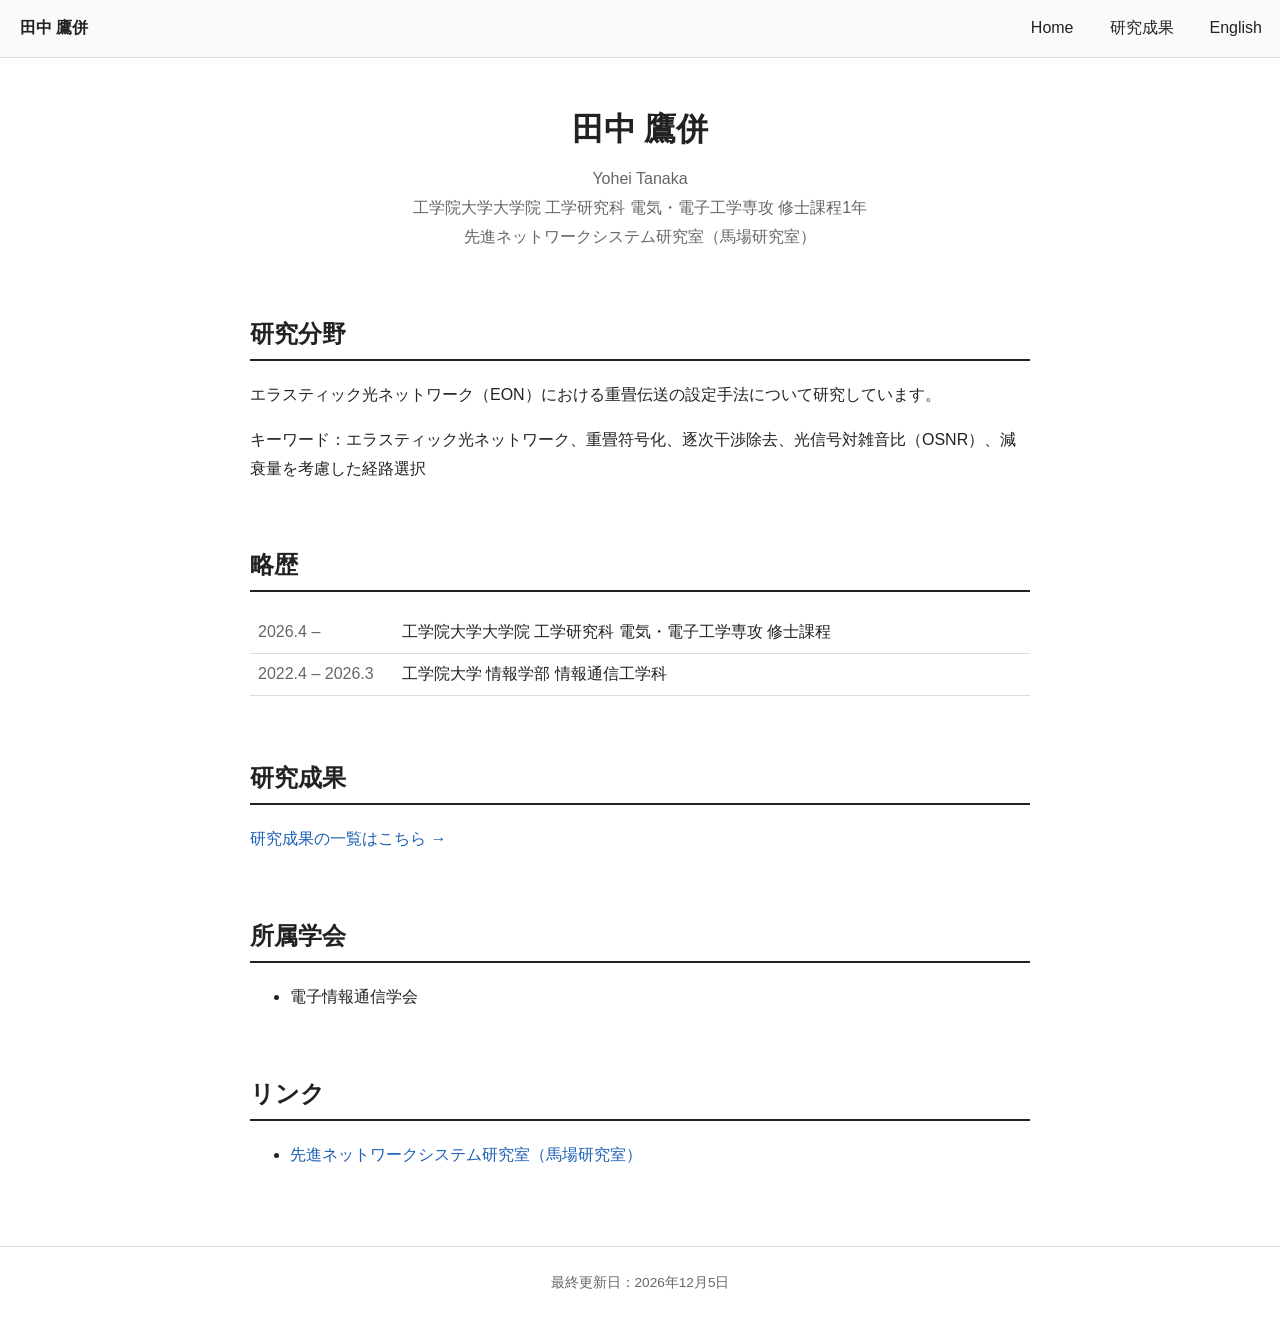
<file: index.html>
<!DOCTYPE html>
<html lang="ja">
<head>
  <meta charset="UTF-8">
  <meta name="viewport" content="width=device-width, initial-scale=1.0">
  <title>田中 鷹併</title>
  <link rel="stylesheet" href="style.css">
</head>
<body>

<header class="header">
  <a class="site-name" href="index.html">田中 鷹併</a>
  <input type="checkbox" class="menu-btn" id="menu-btn">
  <label for="menu-btn" class="menu-icon"><span class="navicon"></span></label>
  <ul class="menu">
    <li><a href="index.html">Home</a></li>
    <li><a href="achievements.html">研究成果</a></li>
    <li><a href="en_index.html">English</a></li>
  </ul>
</header>

<main>
  <div class="profile">
    <!-- <img src="photo.jpg" alt="田中 鷹併"> -->
    <h1>田中 鷹併</h1>
    <p class="subtitle">Yohei Tanaka<br>工学院大学大学院 工学研究科 電気・電子工学専攻 修士課程1年<br>先進ネットワークシステム研究室（馬場研究室）</p>
  </div>

  <h2>研究分野</h2>
  <p>エラスティック光ネットワーク（EON）における重畳伝送の設定手法について研究しています。</p>
  <p>キーワード：エラスティック光ネットワーク、重畳符号化、逐次干渉除去、光信号対雑音比（OSNR）、減衰量を考慮した経路選択</p>

  <h2>略歴</h2>
  <table class="timeline">
    <tr><td>2026.4 –</td><td>工学院大学大学院 工学研究科 電気・電子工学専攻 修士課程</td></tr>
    <tr><td>2022.4 – 2026.3</td><td>工学院大学 情報学部 情報通信工学科</td></tr>
  </table>

  <h2>研究成果</h2>
  <p><a href="achievements.html">研究成果の一覧はこちら →</a></p>

  <h2>所属学会</h2>
  <ul>
    <li>電子情報通信学会</li>
  </ul>

  <h2>リンク</h2>
  <ul>
    <li><a href="http://ans.cc.kogakuin.ac.jp/">先進ネットワークシステム研究室（馬場研究室）</a></li>
  </ul>
</main>

<script src="footer.js"></script>
</body>
</html>
</file>
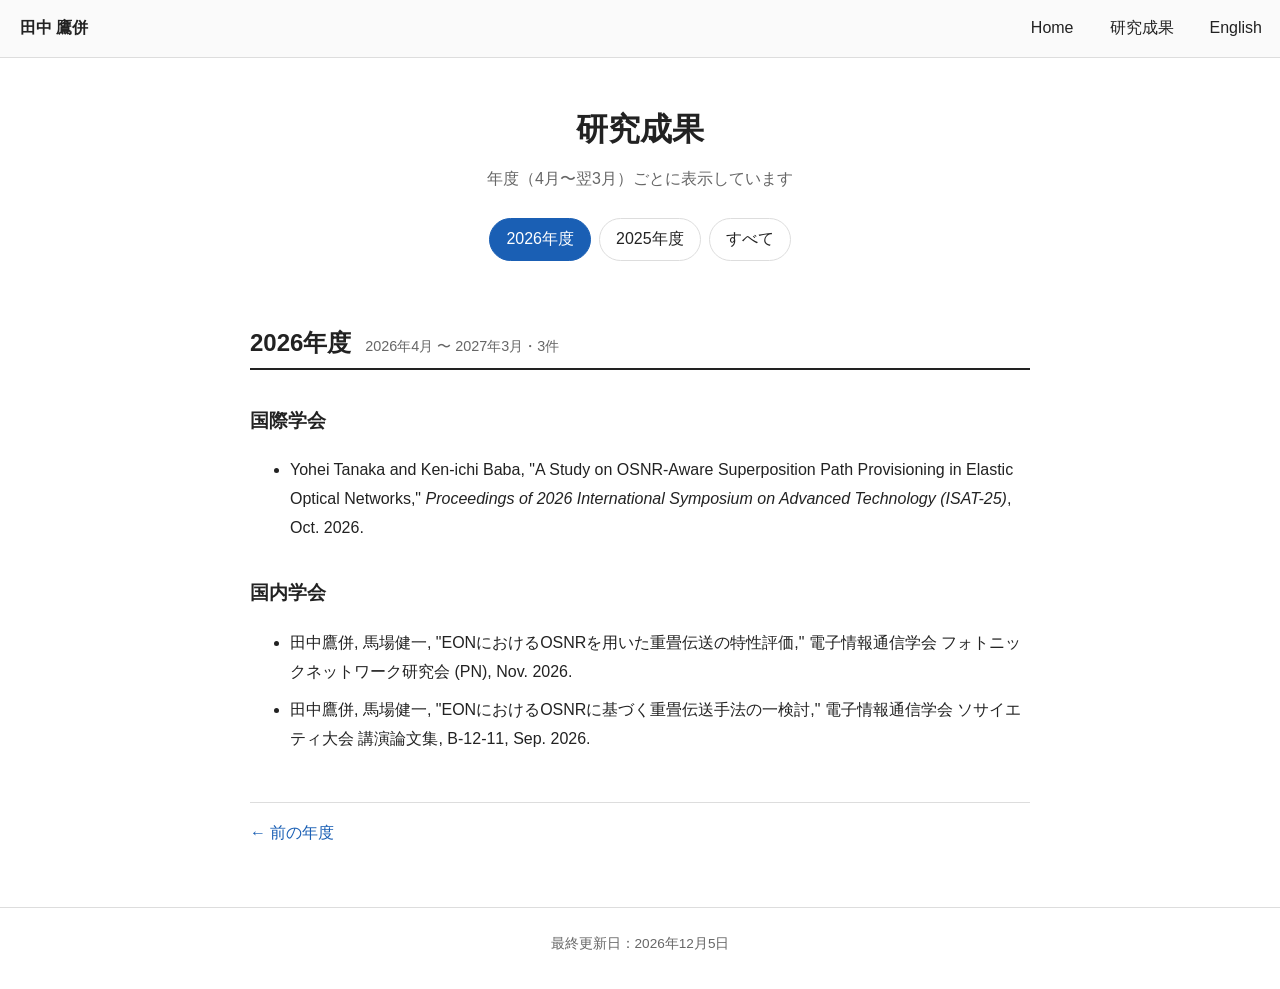
<file: achievements.html>
<!DOCTYPE html>
<html lang="ja">
<head>
  <meta charset="UTF-8">
  <meta name="viewport" content="width=device-width, initial-scale=1.0">
  <title>研究成果 | 田中 鷹併</title>
  <link rel="stylesheet" href="style.css">
</head>
<body>

<header class="header">
  <a class="site-name" href="index.html">田中 鷹併</a>
  <input type="checkbox" class="menu-btn" id="menu-btn">
  <label for="menu-btn" class="menu-icon"><span class="navicon"></span></label>
  <ul class="menu">
    <li><a href="index.html">Home</a></li>
    <li><a href="achievements.html">研究成果</a></li>
    <li><a id="lang-switch" href="en_achievements.html">English</a></li>
  </ul>
</header>

<main>
  <h1>研究成果</h1>
  <p class="subtitle">年度（4月〜翌3月）ごとに表示しています</p>

  <div id="year-tabs" class="year-tabs" role="tablist"></div>
  <div id="year-content"></div>

  <noscript><p>このページの表示には JavaScript を有効にしてください。</p></noscript>
</main>

<!-- 業績の追加・修正は data.js を編集します -->
<script src="data.js"></script>
<script src="achievements.js"></script>
<script src="footer.js"></script>
</body>
</html>
</file>
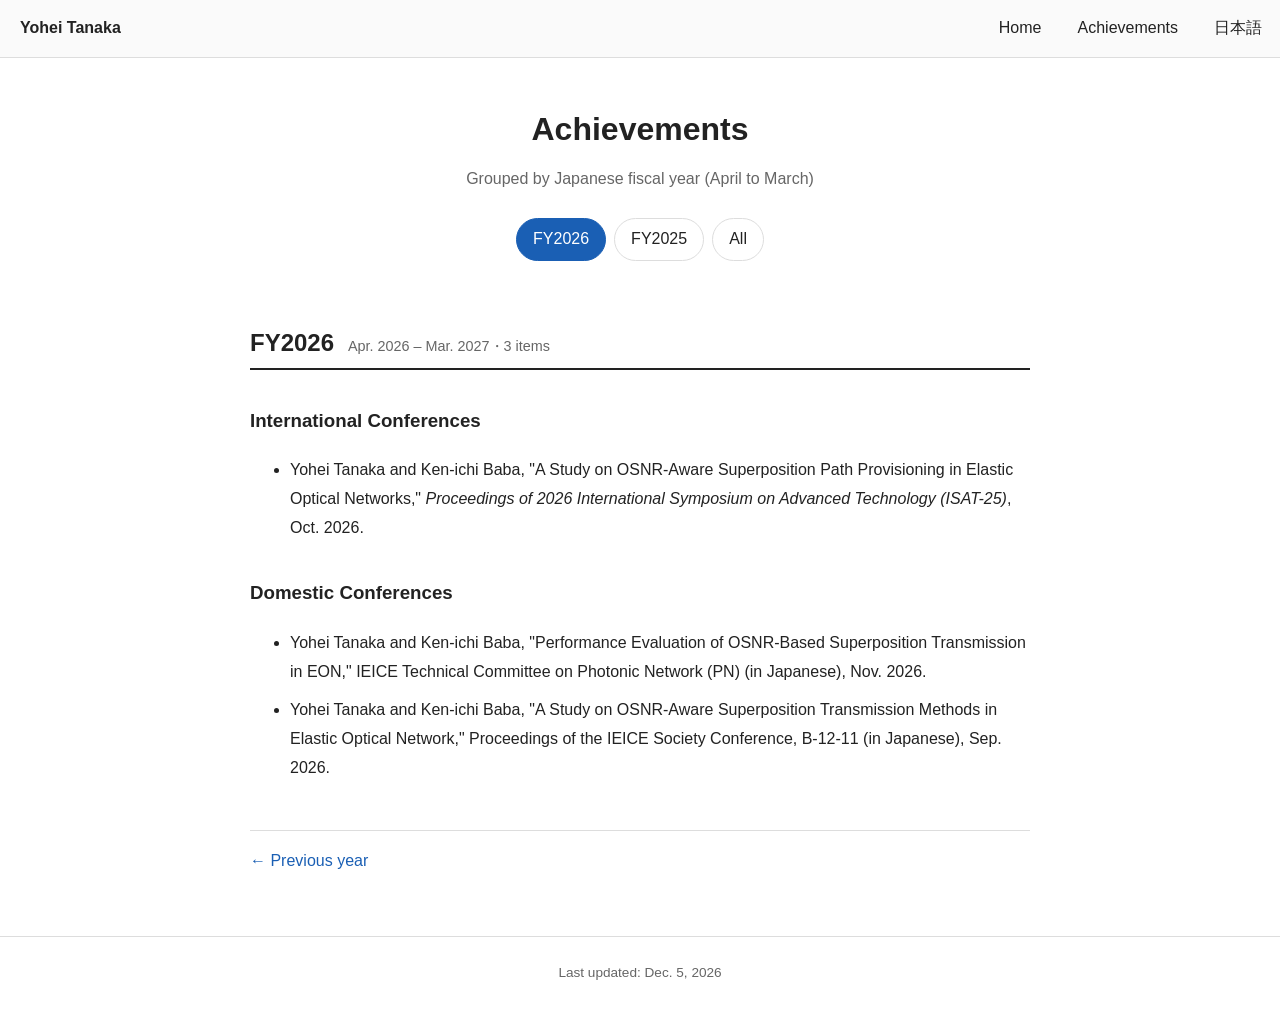
<file: en_achievements.html>
<!DOCTYPE html>
<html lang="en">
<head>
  <meta charset="UTF-8">
  <meta name="viewport" content="width=device-width, initial-scale=1.0">
  <title>Achievements | Yohei Tanaka</title>
  <link rel="stylesheet" href="style.css">
</head>
<body>

<header class="header">
  <a class="site-name" href="en_index.html">Yohei Tanaka</a>
  <input type="checkbox" class="menu-btn" id="menu-btn">
  <label for="menu-btn" class="menu-icon"><span class="navicon"></span></label>
  <ul class="menu">
    <li><a href="en_index.html">Home</a></li>
    <li><a href="en_achievements.html">Achievements</a></li>
    <li><a id="lang-switch" href="achievements.html">日本語</a></li>
  </ul>
</header>

<main>
  <h1>Achievements</h1>
  <p class="subtitle">Grouped by Japanese fiscal year (April to March)</p>

  <div id="year-tabs" class="year-tabs" role="tablist"></div>
  <div id="year-content"></div>

  <noscript><p>Please enable JavaScript to view this page.</p></noscript>
</main>

<script src="data.js"></script>
<script src="achievements.js"></script>
<script src="footer.js"></script>
</body>
</html>
</file>
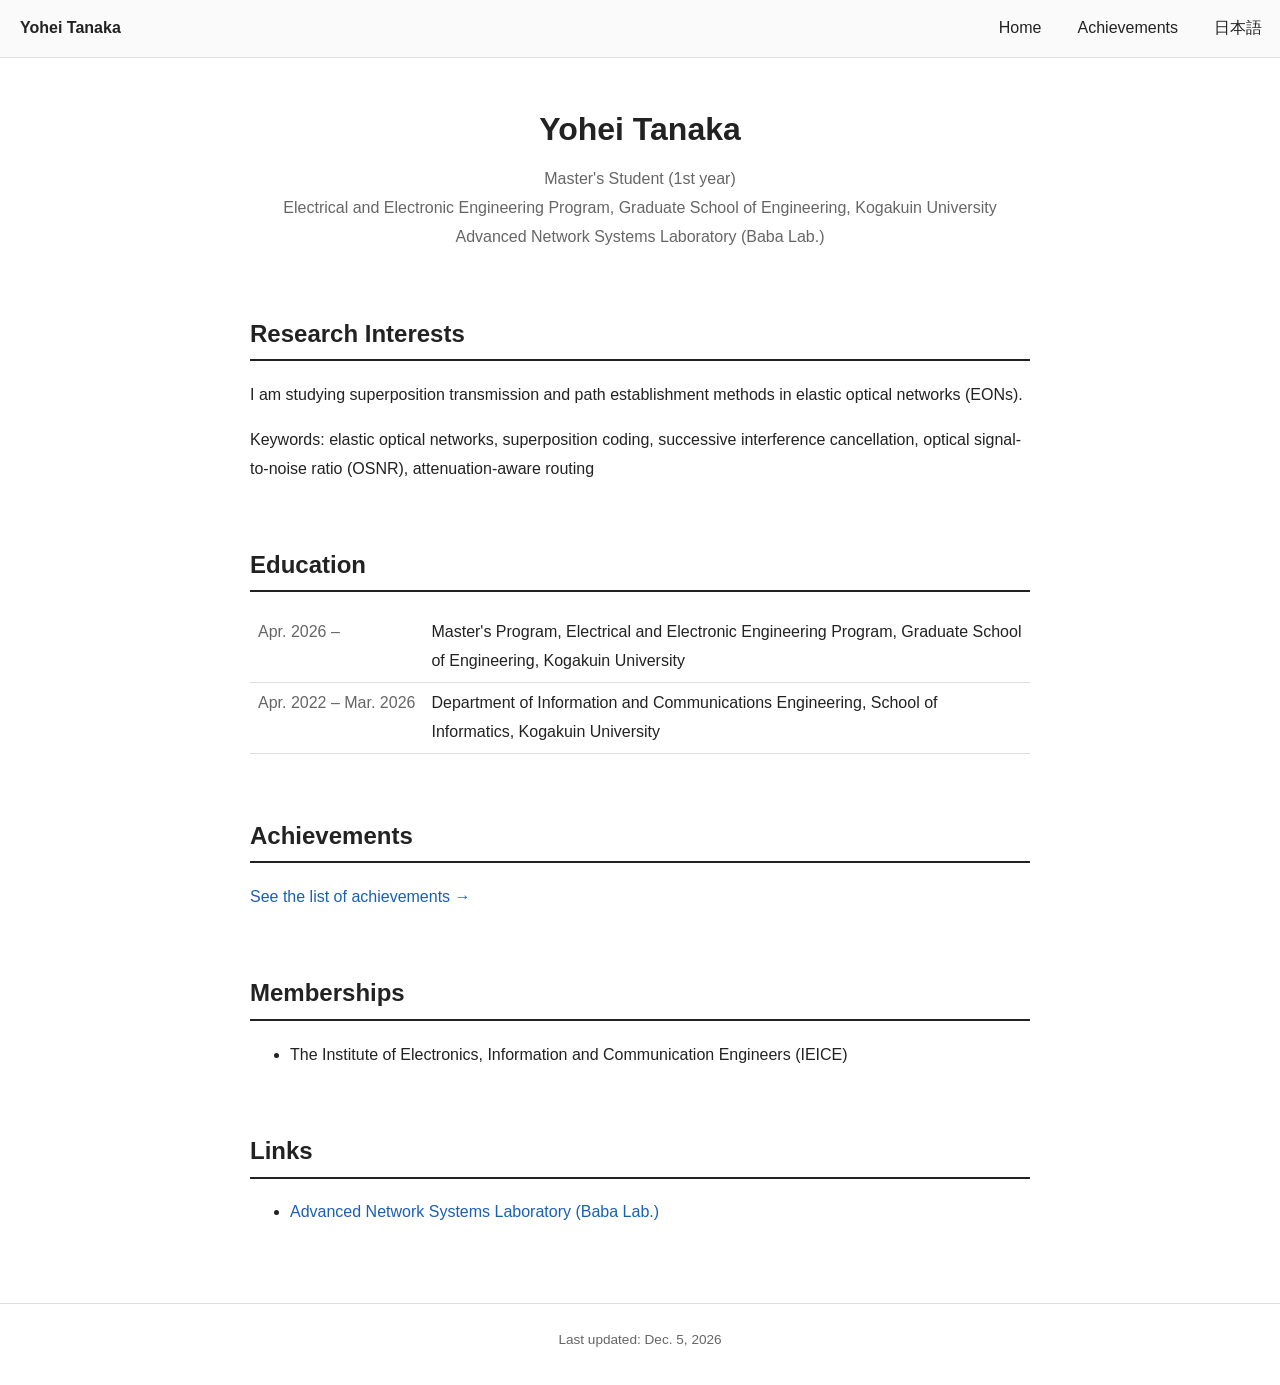
<file: en_index.html>
<!DOCTYPE html>
<html lang="en">
<head>
  <meta charset="UTF-8">
  <meta name="viewport" content="width=device-width, initial-scale=1.0">
  <title>Yohei Tanaka</title>
  <link rel="stylesheet" href="style.css">
</head>
<body>

<header class="header">
  <a class="site-name" href="en_index.html">Yohei Tanaka</a>
  <input type="checkbox" class="menu-btn" id="menu-btn">
  <label for="menu-btn" class="menu-icon"><span class="navicon"></span></label>
  <ul class="menu">
    <li><a href="en_index.html">Home</a></li>
    <li><a href="en_achievements.html">Achievements</a></li>
    <li><a href="index.html">日本語</a></li>
  </ul>
</header>

<main>
  <div class="profile">
    <!-- <img src="photo.jpg" alt="Yohei Tanaka"> -->
    <h1>Yohei Tanaka</h1>
    <p class="subtitle">Master's Student (1st year)<br>Electrical and Electronic Engineering Program, Graduate School of Engineering, Kogakuin University<br>Advanced Network Systems Laboratory (Baba Lab.)</p>
  </div>

  <h2>Research Interests</h2>
  <p>I am studying superposition transmission and path establishment methods in elastic optical networks (EONs).</p>
  <p>Keywords: elastic optical networks, superposition coding, successive interference cancellation, optical signal-to-noise ratio (OSNR), attenuation-aware routing</p>

  <h2>Education</h2>
  <table class="timeline">
    <tr><td>Apr. 2026 –</td><td>Master's Program, Electrical and Electronic Engineering Program, Graduate School of Engineering, Kogakuin University</td></tr>
    <tr><td>Apr. 2022 – Mar. 2026</td><td>Department of Information and Communications Engineering, School of Informatics, Kogakuin University</td></tr>
  </table>

  <h2>Achievements</h2>
  <p><a href="en_achievements.html">See the list of achievements →</a></p>

  <h2>Memberships</h2>
  <ul>
    <li>The Institute of Electronics, Information and Communication Engineers (IEICE)</li>
  </ul>

  <h2>Links</h2>
  <ul>
    <li><a href="http://ans.cc.kogakuin.ac.jp/index-en.html">Advanced Network Systems Laboratory (Baba Lab.)</a></li>
  </ul>
</main>

<script src="footer.js"></script>
</body>
</html>
</file>
<file: style.css>
/* ===== 全体 ===== */
:root {
  --text: #222;
  --sub: #666;
  --link: #1a5fb4;
  --line: #ddd;
  --bg: #fff;
  --header-bg: #fafafa;
}

* { box-sizing: border-box; }

body {
  margin: 0;
  background: var(--bg);
  color: var(--text);
  font-family: "Helvetica Neue", Arial, "Hiragino Kaku Gothic ProN", "Noto Sans JP", Meiryo, sans-serif;
  line-height: 1.8;
}

main {
  max-width: 820px;
  margin: 0 auto;
  padding: 80px 20px 60px;
}

a { color: var(--link); text-decoration: none; }
a:hover { text-decoration: underline; }

h1 { text-align: center; margin-bottom: 0.2em; }
h2 { border-bottom: 2px solid var(--text); padding-bottom: 4px; margin-top: 2.5em; }
h3 { margin-top: 1.8em; }
hr { border: none; border-top: 1px solid var(--line); margin: 2.5em 0; }

.subtitle { text-align: center; color: var(--sub); margin-top: 0; }

/* ===== プロフィール ===== */
.profile { text-align: center; }
.profile img {
  width: 160px; height: 160px;
  border-radius: 50%;
  object-fit: cover;
  margin-top: 10px;
}

/* 略歴など、年と内容を並べる表 */
.timeline { width: 100%; border-collapse: collapse; }
.timeline td { padding: 6px 8px; vertical-align: top; border-bottom: 1px solid var(--line); }
.timeline td:first-child { white-space: nowrap; color: var(--sub); width: 9em; }

/* ===== 業績リスト ===== */
.year-index a { margin-right: 0.6em; }
.back { font-size: 0.85em; }
ul.pubs li { margin-bottom: 0.6em; }
.tag {
  display: inline-block;
  font-size: 0.75em;
  padding: 0 6px;
  border: 1px solid var(--sub);
  border-radius: 3px;
  margin-right: 4px;
  color: var(--sub);
}

/* ===== 年度タブ ===== */
.year-tabs {
  display: flex;
  flex-wrap: wrap;
  gap: 8px;
  justify-content: center;
  margin: 24px 0 8px;
}
.year-tabs button {
  font: inherit;
  padding: 6px 16px;
  border: 1px solid var(--line);
  border-radius: 999px;
  background: var(--bg);
  color: var(--text);
  cursor: pointer;
}
.year-tabs button:hover { border-color: var(--link); }
.year-tabs button.active {
  background: var(--link);
  border-color: var(--link);
  color: #fff;
}
.fy-range { font-size: 0.6em; font-weight: normal; color: var(--sub); margin-left: 0.5em; }
.fy-pager {
  display: flex;
  justify-content: space-between;
  margin-top: 3em;
  padding-top: 1em;
  border-top: 1px solid var(--line);
}

/* ===== ヘッダーとメニュー（右上のハンバーガー） ===== */
.header {
  position: fixed;
  top: 0; left: 0; right: 0;
  background: var(--header-bg);
  border-bottom: 1px solid var(--line);
  z-index: 10;
}
.header .site-name {
  display: inline-block;
  padding: 14px 20px;
  font-weight: bold;
  color: var(--text);
}
.menu-btn { display: none; }
.menu-icon {
  position: absolute;
  right: 0; top: 0;
  padding: 24px 20px;
  cursor: pointer;
}
.navicon, .navicon::before, .navicon::after {
  display: block;
  width: 22px; height: 2px;
  background: var(--text);
  position: relative;
  transition: 0.2s;
}
.navicon::before, .navicon::after { content: ""; position: absolute; }
.navicon::before { top: 7px; }
.navicon::after { top: -7px; }

.menu {
  list-style: none;
  margin: 0; padding: 0;
  max-height: 0;
  overflow: hidden;
  transition: max-height 0.2s;
}
.menu a {
  display: block;
  padding: 12px 20px;
  border-top: 1px solid var(--line);
  color: var(--text);
}
.menu-btn:checked ~ .menu { max-height: 300px; }
.menu-btn:checked ~ .menu-icon .navicon { background: transparent; }
.menu-btn:checked ~ .menu-icon .navicon::before { transform: rotate(-45deg); top: 0; }
.menu-btn:checked ~ .menu-icon .navicon::after { transform: rotate(45deg); top: 0; }

/* 画面が広いときはメニューを横並びで常に表示 */
@media (min-width: 720px) {
  .menu { float: right; max-height: none; }
  .menu li { float: left; }
  .menu a { border-top: none; padding: 14px 18px; }
  .menu-icon { display: none; }
}

/* ===== フッター（最終更新日） ===== */
.site-footer {
  text-align: center;
  font-size: 0.85em;
  color: var(--sub);
  padding: 24px 16px 32px;
  border-top: 1px solid var(--line);
}
</file>
